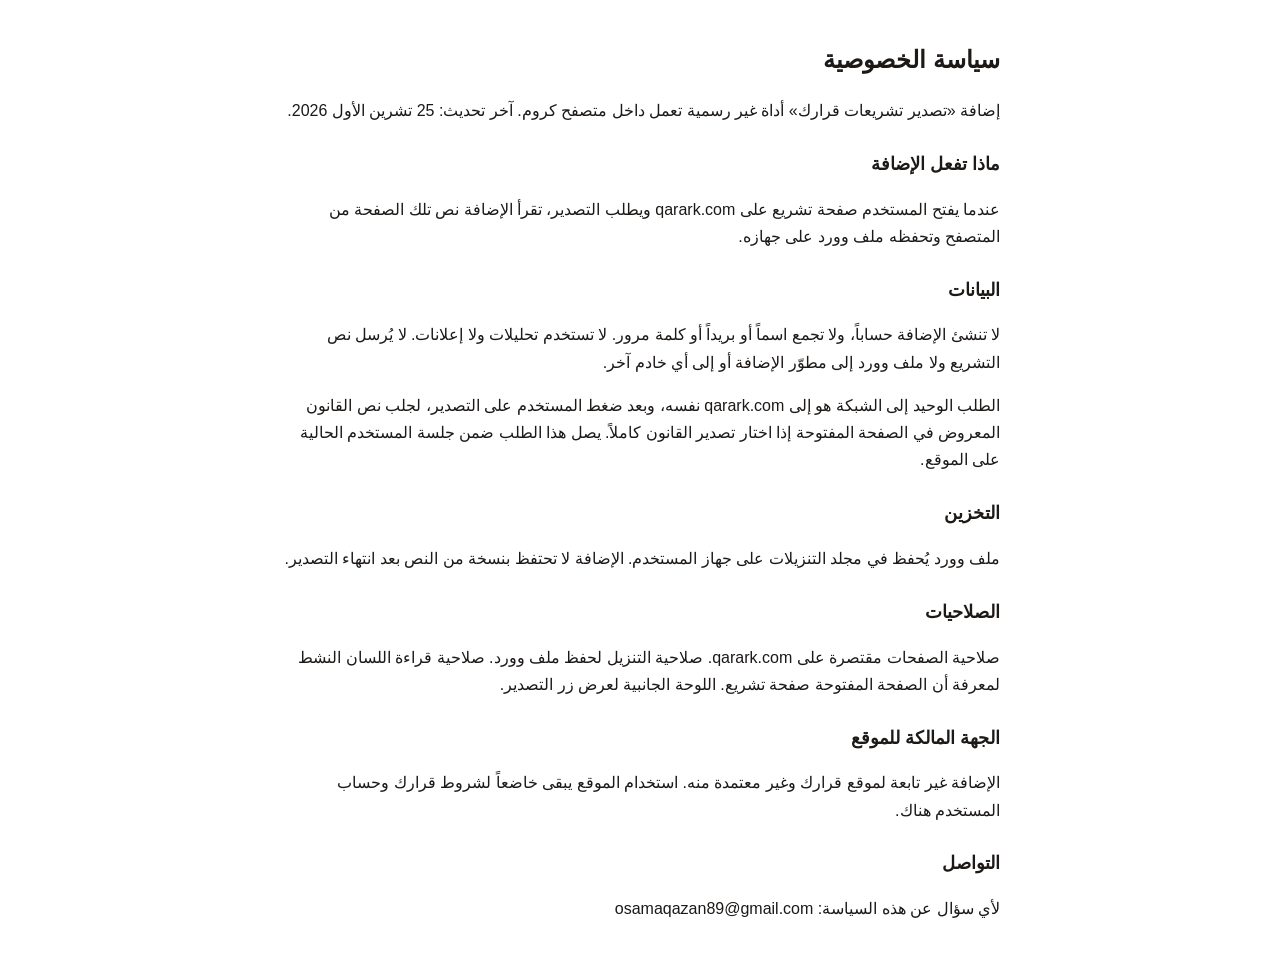
<file: index.html>
<!DOCTYPE html>
<html lang="ar" dir="rtl">
<head>
  <meta charset="utf-8">
  <title>سياسة الخصوصية — تصدير التشريع إلى وورد</title>
  <style>
    body { font-family: Tahoma, "Segoe UI", sans-serif; line-height: 1.7; max-width: 720px; margin: 40px auto; padding: 0 16px; color: #1c1917; }
    h1 { font-size: 1.5rem; }
    h2 { font-size: 1.1rem; margin-top: 1.6rem; }
  </style>
</head>
<body>
  <h1>سياسة الخصوصية</h1>
  <p>إضافة «تصدير تشريعات قرارك» أداة غير رسمية تعمل داخل متصفح كروم. آخر تحديث: 25 تشرين الأول 2026.</p>

  <h2>ماذا تفعل الإضافة</h2>
  <p>عندما يفتح المستخدم صفحة تشريع على qarark.com ويطلب التصدير، تقرأ الإضافة نص تلك الصفحة من المتصفح وتحفظه ملف وورد على جهازه.</p>

  <h2>البيانات</h2>
  <p>لا تنشئ الإضافة حساباً، ولا تجمع اسماً أو بريداً أو كلمة مرور. لا تستخدم تحليلات ولا إعلانات. لا يُرسل نص التشريع ولا ملف وورد إلى مطوّر الإضافة أو إلى أي خادم آخر.</p>
  <p>الطلب الوحيد إلى الشبكة هو إلى qarark.com نفسه، وبعد ضغط المستخدم على التصدير، لجلب نص القانون المعروض في الصفحة المفتوحة إذا اختار تصدير القانون كاملاً. يصل هذا الطلب ضمن جلسة المستخدم الحالية على الموقع.</p>

  <h2>التخزين</h2>
  <p>ملف وورد يُحفظ في مجلد التنزيلات على جهاز المستخدم. الإضافة لا تحتفظ بنسخة من النص بعد انتهاء التصدير.</p>

  <h2>الصلاحيات</h2>
  <p>صلاحية الصفحات مقتصرة على qarark.com. صلاحية التنزيل لحفظ ملف وورد. صلاحية قراءة اللسان النشط لمعرفة أن الصفحة المفتوحة صفحة تشريع. اللوحة الجانبية لعرض زر التصدير.</p>

  <h2>الجهة المالكة للموقع</h2>
  <p>الإضافة غير تابعة لموقع قرارك وغير معتمدة منه. استخدام الموقع يبقى خاضعاً لشروط قرارك وحساب المستخدم هناك.</p>

  <h2>التواصل</h2>
  <p>لأي سؤال عن هذه السياسة: osamaqazan89@gmail.com</p>
</body>
</html>
</file>
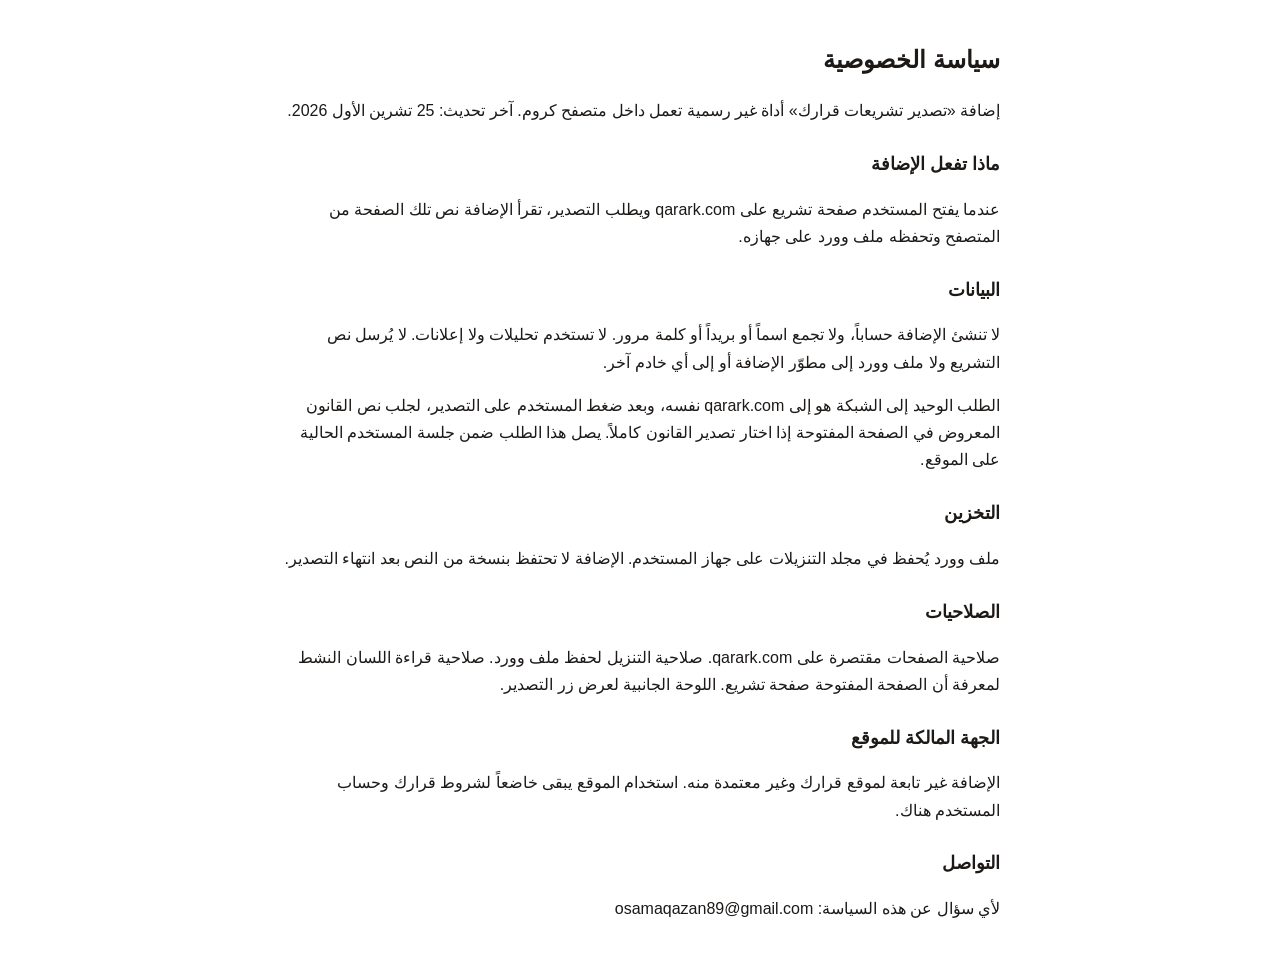
<file: privacy-policy.html>
<!DOCTYPE html>
<html lang="ar" dir="rtl">
<head>
  <meta charset="utf-8">
  <title>سياسة الخصوصية — تصدير التشريع إلى وورد</title>
  <style>
    body { font-family: Tahoma, "Segoe UI", sans-serif; line-height: 1.7; max-width: 720px; margin: 40px auto; padding: 0 16px; color: #1c1917; }
    h1 { font-size: 1.5rem; }
    h2 { font-size: 1.1rem; margin-top: 1.6rem; }
  </style>
</head>
<body>
  <h1>سياسة الخصوصية</h1>
  <p>إضافة «تصدير تشريعات قرارك» أداة غير رسمية تعمل داخل متصفح كروم. آخر تحديث: 25 تشرين الأول 2026.</p>

  <h2>ماذا تفعل الإضافة</h2>
  <p>عندما يفتح المستخدم صفحة تشريع على qarark.com ويطلب التصدير، تقرأ الإضافة نص تلك الصفحة من المتصفح وتحفظه ملف وورد على جهازه.</p>

  <h2>البيانات</h2>
  <p>لا تنشئ الإضافة حساباً، ولا تجمع اسماً أو بريداً أو كلمة مرور. لا تستخدم تحليلات ولا إعلانات. لا يُرسل نص التشريع ولا ملف وورد إلى مطوّر الإضافة أو إلى أي خادم آخر.</p>
  <p>الطلب الوحيد إلى الشبكة هو إلى qarark.com نفسه، وبعد ضغط المستخدم على التصدير، لجلب نص القانون المعروض في الصفحة المفتوحة إذا اختار تصدير القانون كاملاً. يصل هذا الطلب ضمن جلسة المستخدم الحالية على الموقع.</p>

  <h2>التخزين</h2>
  <p>ملف وورد يُحفظ في مجلد التنزيلات على جهاز المستخدم. الإضافة لا تحتفظ بنسخة من النص بعد انتهاء التصدير.</p>

  <h2>الصلاحيات</h2>
  <p>صلاحية الصفحات مقتصرة على qarark.com. صلاحية التنزيل لحفظ ملف وورد. صلاحية قراءة اللسان النشط لمعرفة أن الصفحة المفتوحة صفحة تشريع. اللوحة الجانبية لعرض زر التصدير.</p>

  <h2>الجهة المالكة للموقع</h2>
  <p>الإضافة غير تابعة لموقع قرارك وغير معتمدة منه. استخدام الموقع يبقى خاضعاً لشروط قرارك وحساب المستخدم هناك.</p>

  <h2>التواصل</h2>
  <p>لأي سؤال عن هذه السياسة: osamaqazan89@gmail.com</p>
</body>
</html>
</file>
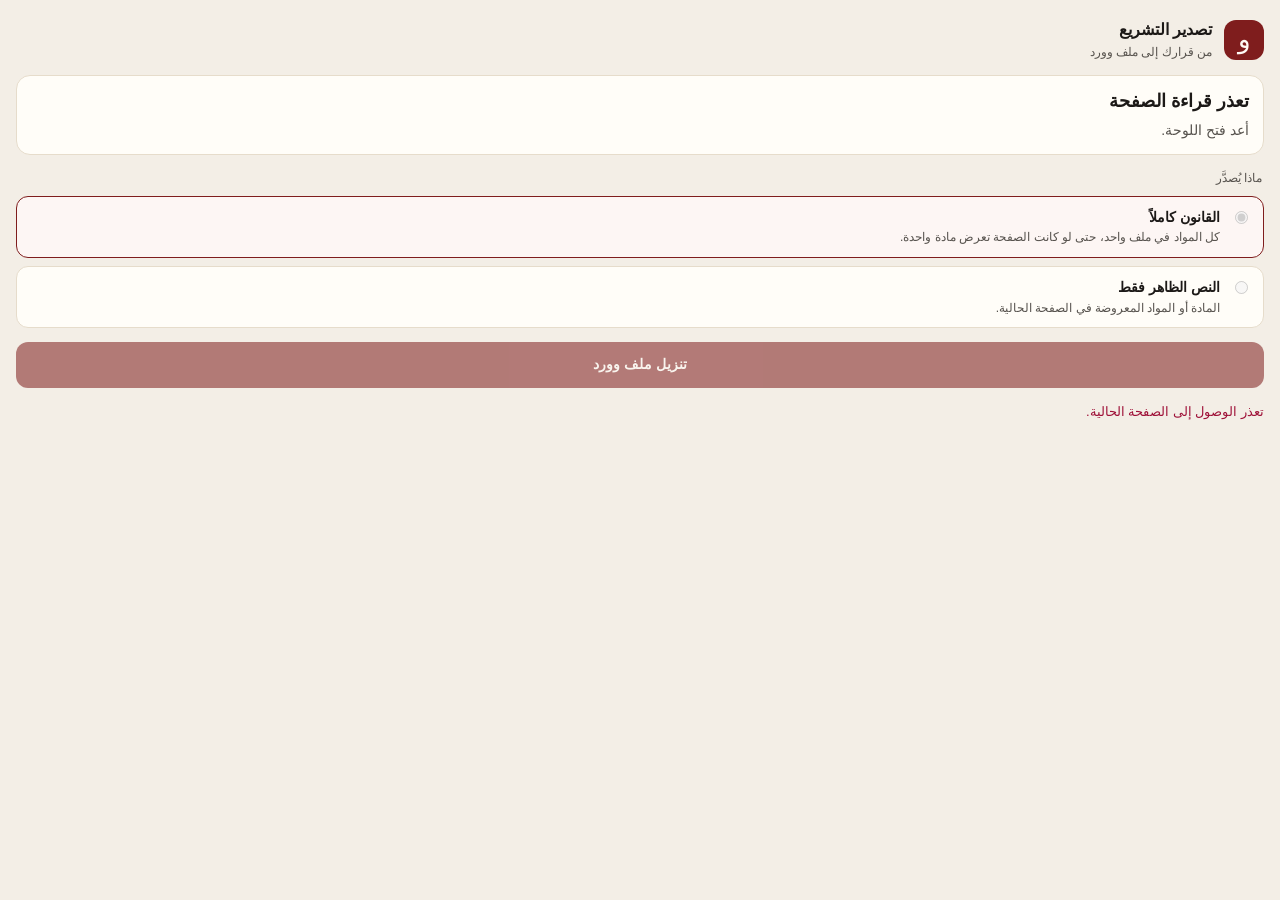
<file: sidepanel.html>
<!DOCTYPE html>
<html lang="ar" dir="rtl">
<head>
  <meta charset="utf-8">
  <title>تصدير التشريع</title>
  <link rel="stylesheet" href="sidepanel.css">
</head>
<body>
  <main>
    <header>
      <span class="mark" aria-hidden="true">و</span>
      <span>
        <strong>تصدير التشريع</strong>
        <em>من قرارك إلى ملف وورد</em>
      </span>
    </header>

    <section class="card" aria-live="polite">
      <h1 id="law-title">جارٍ قراءة الصفحة…</h1>
      <p id="summary">يتم التعرف على التشريع المفتوح.</p>
    </section>

    <fieldset>
      <legend>ماذا يُصدَّر</legend>
      <label class="choice">
        <input type="radio" name="mode" value="full" checked>
        <span>
          <strong>القانون كاملاً</strong>
          <small>كل المواد في ملف واحد، حتى لو كانت الصفحة تعرض مادة واحدة.</small>
        </span>
      </label>
      <label class="choice">
        <input type="radio" name="mode" value="current">
        <span>
          <strong>النص الظاهر فقط</strong>
          <small>المادة أو المواد المعروضة في الصفحة الحالية.</small>
        </span>
      </label>
    </fieldset>

    <button id="export" type="button" disabled>تنزيل ملف وورد</button>
    <p id="status" role="status" data-kind="info">بانتظار صفحة تشريع.</p>
  </main>
  <script src="lib/docx.js"></script>
  <script src="sidepanel.js"></script>
</body>
</html>
</file>
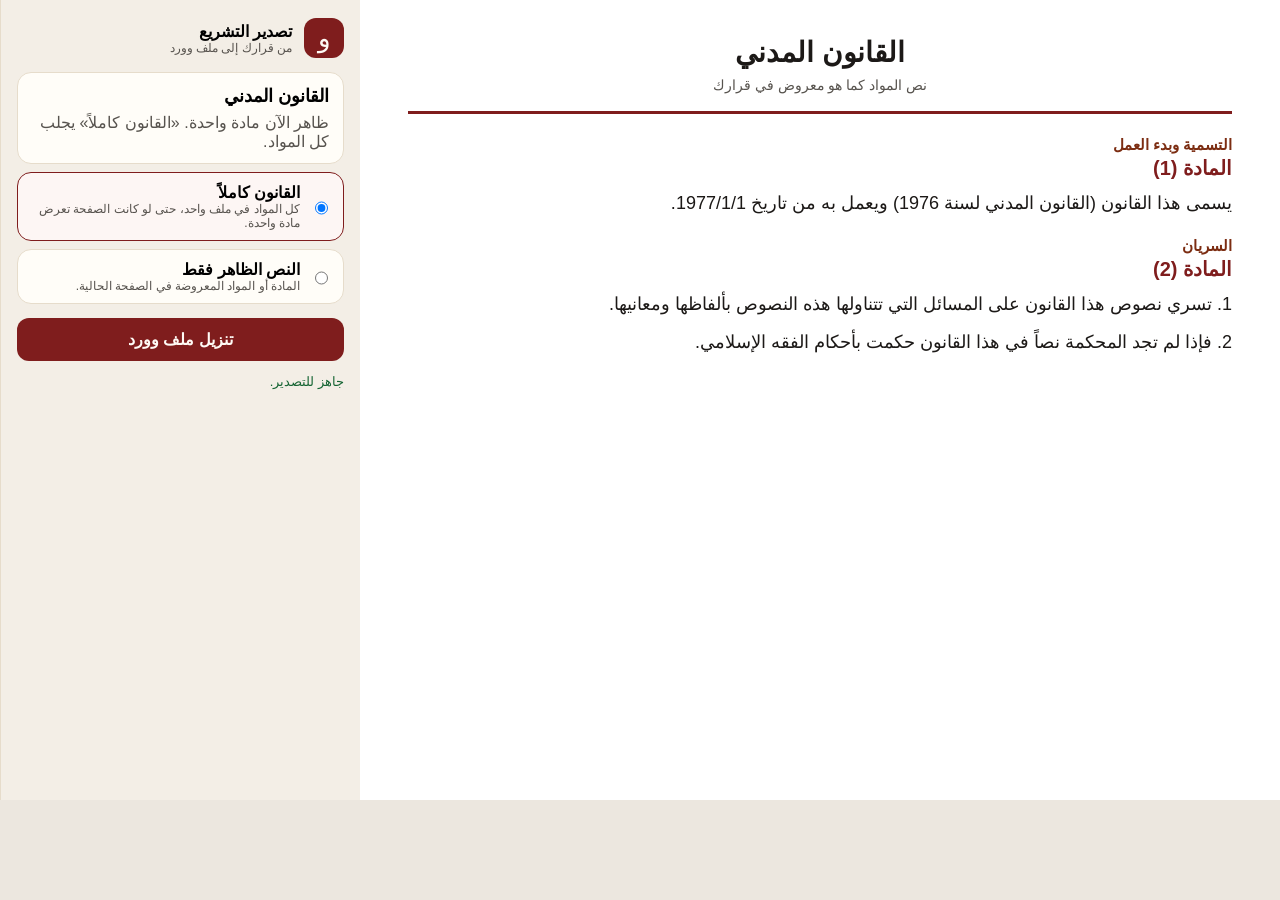
<file: store-screenshot.html>
<!DOCTYPE html>
<html lang="ar" dir="rtl">
<head>
  <meta charset="utf-8">
  <title>لقطة المتجر</title>
  <style>
    * { box-sizing: border-box; }
    html, body { margin: 0; width: 1280px; height: 800px; overflow: hidden; background: #ece7df; font-family: "Segoe UI", Tahoma, sans-serif; }
    .window { display: flex; width: 1280px; height: 800px; }
    .page { flex: 1; background: #fff; padding: 36px 48px; color: #1c1917; }
    .page h1 { margin: 0 0 8px; text-align: center; font-size: 28px; }
    .meta { margin: 0; text-align: center; color: #57534e; font-size: 14px; }
    .rule { height: 3px; background: #7f1d1d; border: 0; margin: 18px 0 22px; }
    .subject { margin: 18px 0 0; color: #7c2d12; font-size: 15px; font-weight: 700; }
    .article { margin: 2px 0 8px; color: #7f1d1d; font-size: 20px; font-weight: 700; }
    .body { margin: 0 0 8px; font-size: 18px; line-height: 1.7; }
    .panel { width: 360px; background: #f3eee6; border-left: 1px solid #e6dccb; padding: 18px 16px; }
    .head { display: flex; gap: 12px; align-items: center; }
    .mark { width: 40px; height: 40px; border-radius: 12px; background: #7f1d1d; color: #fffaf5; display: grid; place-items: center; font-family: "Traditional Arabic", Tahoma, serif; font-size: 26px; }
    .head strong { display: block; font-size: 16px; }
    .head em { display: block; color: #57534e; font-style: normal; font-size: 12px; }
    .card, .choice { background: #fffdf8; border: 1px solid #e6dccb; border-radius: 14px; }
    .card { margin-top: 14px; padding: 12px 14px; }
    .card h2 { margin: 0; font-size: 18px; }
    .card p { margin: 6px 0 0; color: #57534e; }
    .choice { display: flex; gap: 10px; margin-top: 8px; padding: 10px 12px; }
    .choice.on { border-color: #7f1d1d; background: #fdf6f4; }
    .choice strong, .choice small { display: block; }
    .choice small { color: #57534e; font-size: 12px; }
    button { width: 100%; margin-top: 14px; border: 0; border-radius: 12px; padding: 12px; background: #7f1d1d; color: #fffaf5; font: inherit; font-weight: 700; }
    .status { color: #166534; font-size: 13px; }
  </style>
</head>
<body>
  <div class="window">
    <main class="page">
      <h1>القانون المدني</h1>
      <p class="meta">نص المواد كما هو معروض في قرارك</p>
      <hr class="rule">
      <p class="subject">التسمية وبدء العمل</p>
      <p class="article">المادة (1)</p>
      <p class="body">يسمى هذا القانون (القانون المدني لسنة 1976) ويعمل به من تاريخ 1977/1/1.</p>
      <p class="subject">السريان</p>
      <p class="article">المادة (2)</p>
      <p class="body">1. تسري نصوص هذا القانون على المسائل التي تتناولها هذه النصوص بألفاظها ومعانيها.</p>
      <p class="body">2. فإذا لم تجد المحكمة نصاً في هذا القانون حكمت بأحكام الفقه الإسلامي.</p>
    </main>
    <aside class="panel">
      <div class="head">
        <span class="mark">و</span>
        <span>
          <strong>تصدير التشريع</strong>
          <em>من قرارك إلى ملف وورد</em>
        </span>
      </div>
      <section class="card">
        <h2>القانون المدني</h2>
        <p>ظاهر الآن مادة واحدة. «القانون كاملاً» يجلب كل المواد.</p>
      </section>
      <label class="choice on">
        <input type="radio" checked>
        <span>
          <strong>القانون كاملاً</strong>
          <small>كل المواد في ملف واحد، حتى لو كانت الصفحة تعرض مادة واحدة.</small>
        </span>
      </label>
      <label class="choice">
        <input type="radio">
        <span>
          <strong>النص الظاهر فقط</strong>
          <small>المادة أو المواد المعروضة في الصفحة الحالية.</small>
        </span>
      </label>
      <button type="button">تنزيل ملف وورد</button>
      <p class="status">جاهز للتصدير.</p>
    </aside>
  </div>
</body>
</html>
</file>
<file: sidepanel.css>
:root {
  color-scheme: light;
  --ink: #1c1917;
  --muted: #57534e;
  --line: #e6dccb;
  --paper: #f3eee6;
  --card: #fffdf8;
  --accent: #7f1d1d;
  --accent-ink: #fffaf5;
}

* { box-sizing: border-box; }

body {
  margin: 0;
  min-height: 100%;
  background: var(--paper);
  color: var(--ink);
  font: 14px/1.55 "Segoe UI", Tahoma, sans-serif;
}

main {
  display: flex;
  flex-direction: column;
  gap: 14px;
  padding: 18px 16px 24px;
}

header {
  display: flex;
  align-items: center;
  gap: 12px;
}

header strong {
  display: block;
  font-size: 16px;
}

header em {
  display: block;
  color: var(--muted);
  font-style: normal;
  font-size: 12px;
}

.mark {
  display: grid;
  width: 40px;
  height: 40px;
  place-items: center;
  border-radius: 12px;
  background: var(--accent);
  color: var(--accent-ink);
  font-family: "Traditional Arabic", Tahoma, serif;
  font-size: 26px;
  line-height: 1;
}

.card {
  padding: 12px 14px;
  border: 1px solid var(--line);
  border-radius: 14px;
  background: var(--card);
}

h1 {
  margin: 0;
  font-size: 18px;
  line-height: 1.45;
}

#summary {
  margin: 6px 0 0;
  color: var(--muted);
}

fieldset {
  margin: 0;
  padding: 0;
  border: 0;
  display: flex;
  flex-direction: column;
  gap: 8px;
}

legend {
  margin-bottom: 8px;
  color: var(--muted);
  font-size: 12px;
}

.choice {
  display: flex;
  gap: 10px;
  align-items: flex-start;
  padding: 10px 12px;
  border: 1px solid var(--line);
  border-radius: 12px;
  background: var(--card);
  cursor: pointer;
}

.choice:has(input:checked) {
  border-color: var(--accent);
  background: #fdf6f4;
}

.choice strong,
.choice small {
  display: block;
}

.choice small {
  color: var(--muted);
  font-size: 12px;
}

.choice input {
  margin-top: 4px;
  accent-color: var(--accent);
}

button {
  width: 100%;
  border: 0;
  border-radius: 12px;
  padding: 12px 14px;
  background: var(--accent);
  color: var(--accent-ink);
  font: inherit;
  font-weight: 700;
  cursor: pointer;
}

button:hover:not(:disabled) { background: #641616; }

button:disabled {
  opacity: 0.55;
  cursor: not-allowed;
}

#status {
  margin: 0;
  min-height: 2.8em;
  color: var(--muted);
  font-size: 13px;
}

#status[data-kind="ok"] { color: #166534; }
#status[data-kind="error"] { color: #9f1239; }
#status[data-kind="busy"] { color: #92400e; }
</file>
